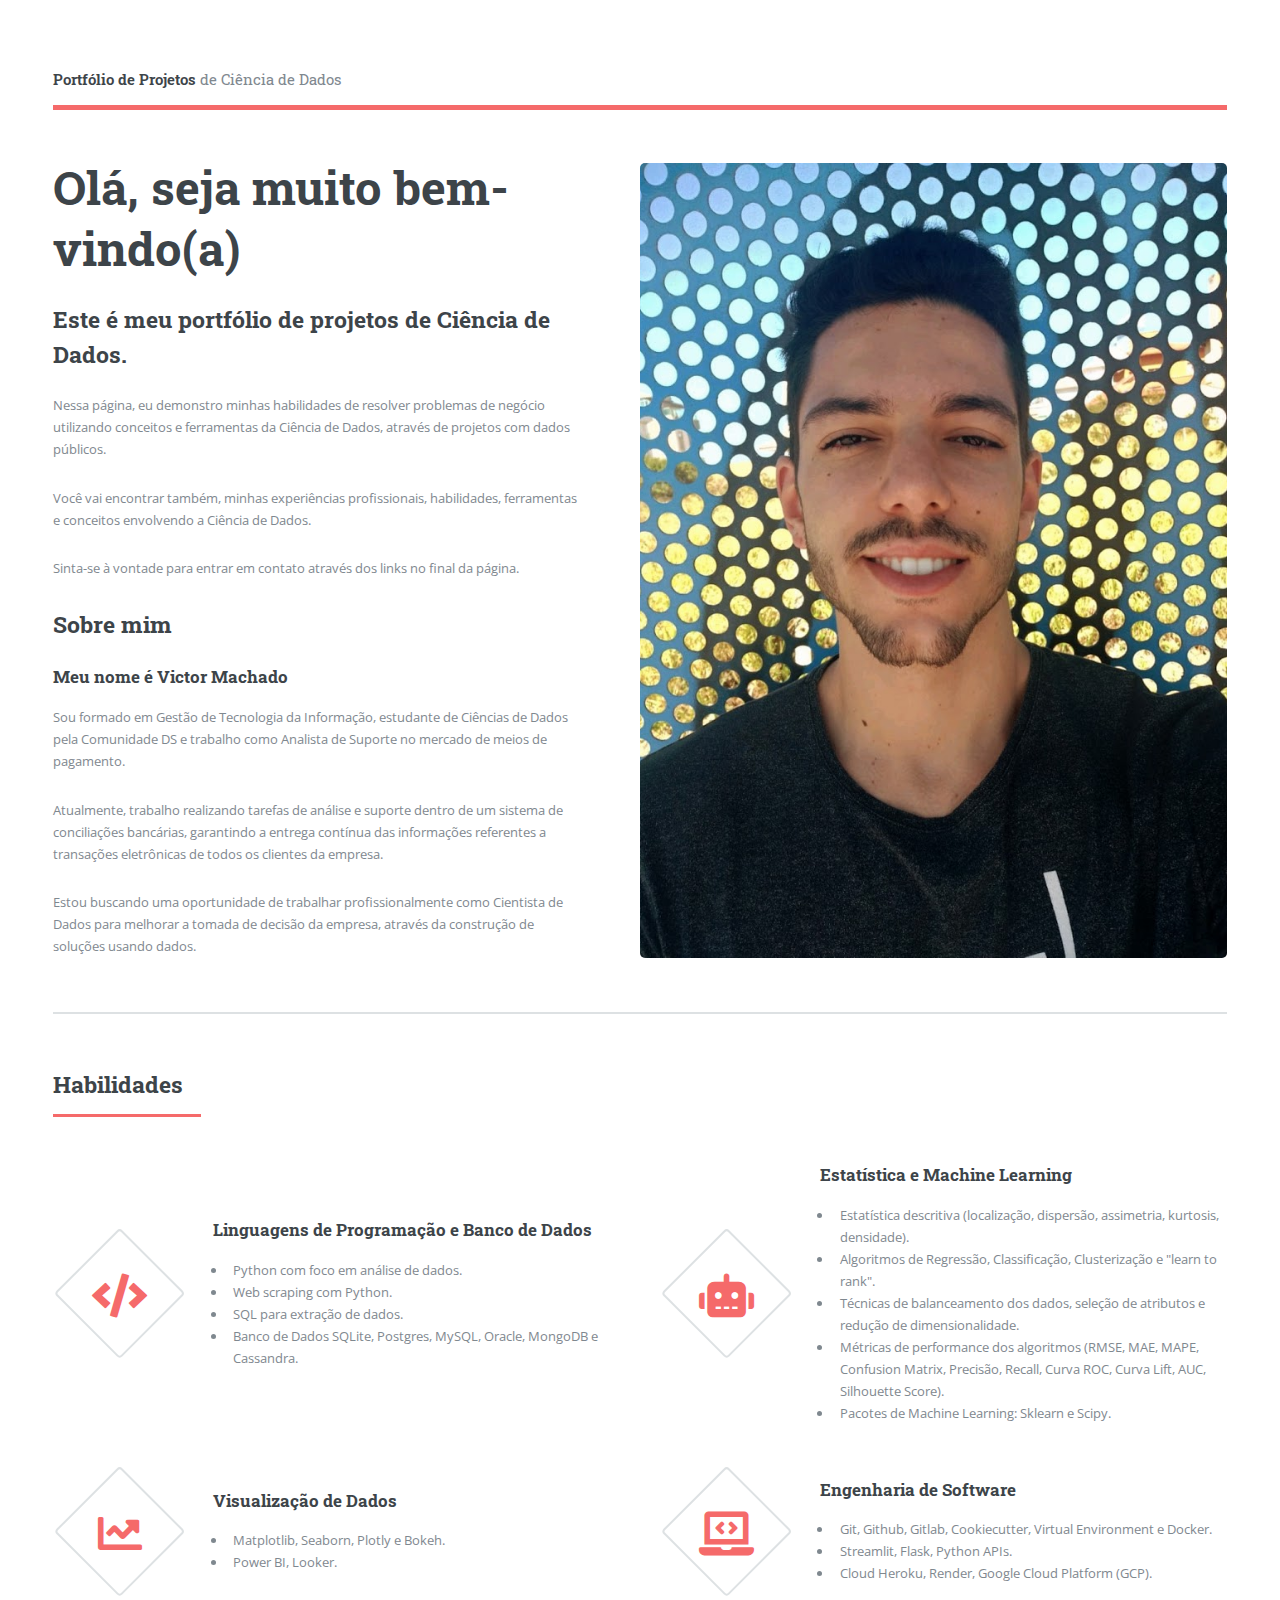
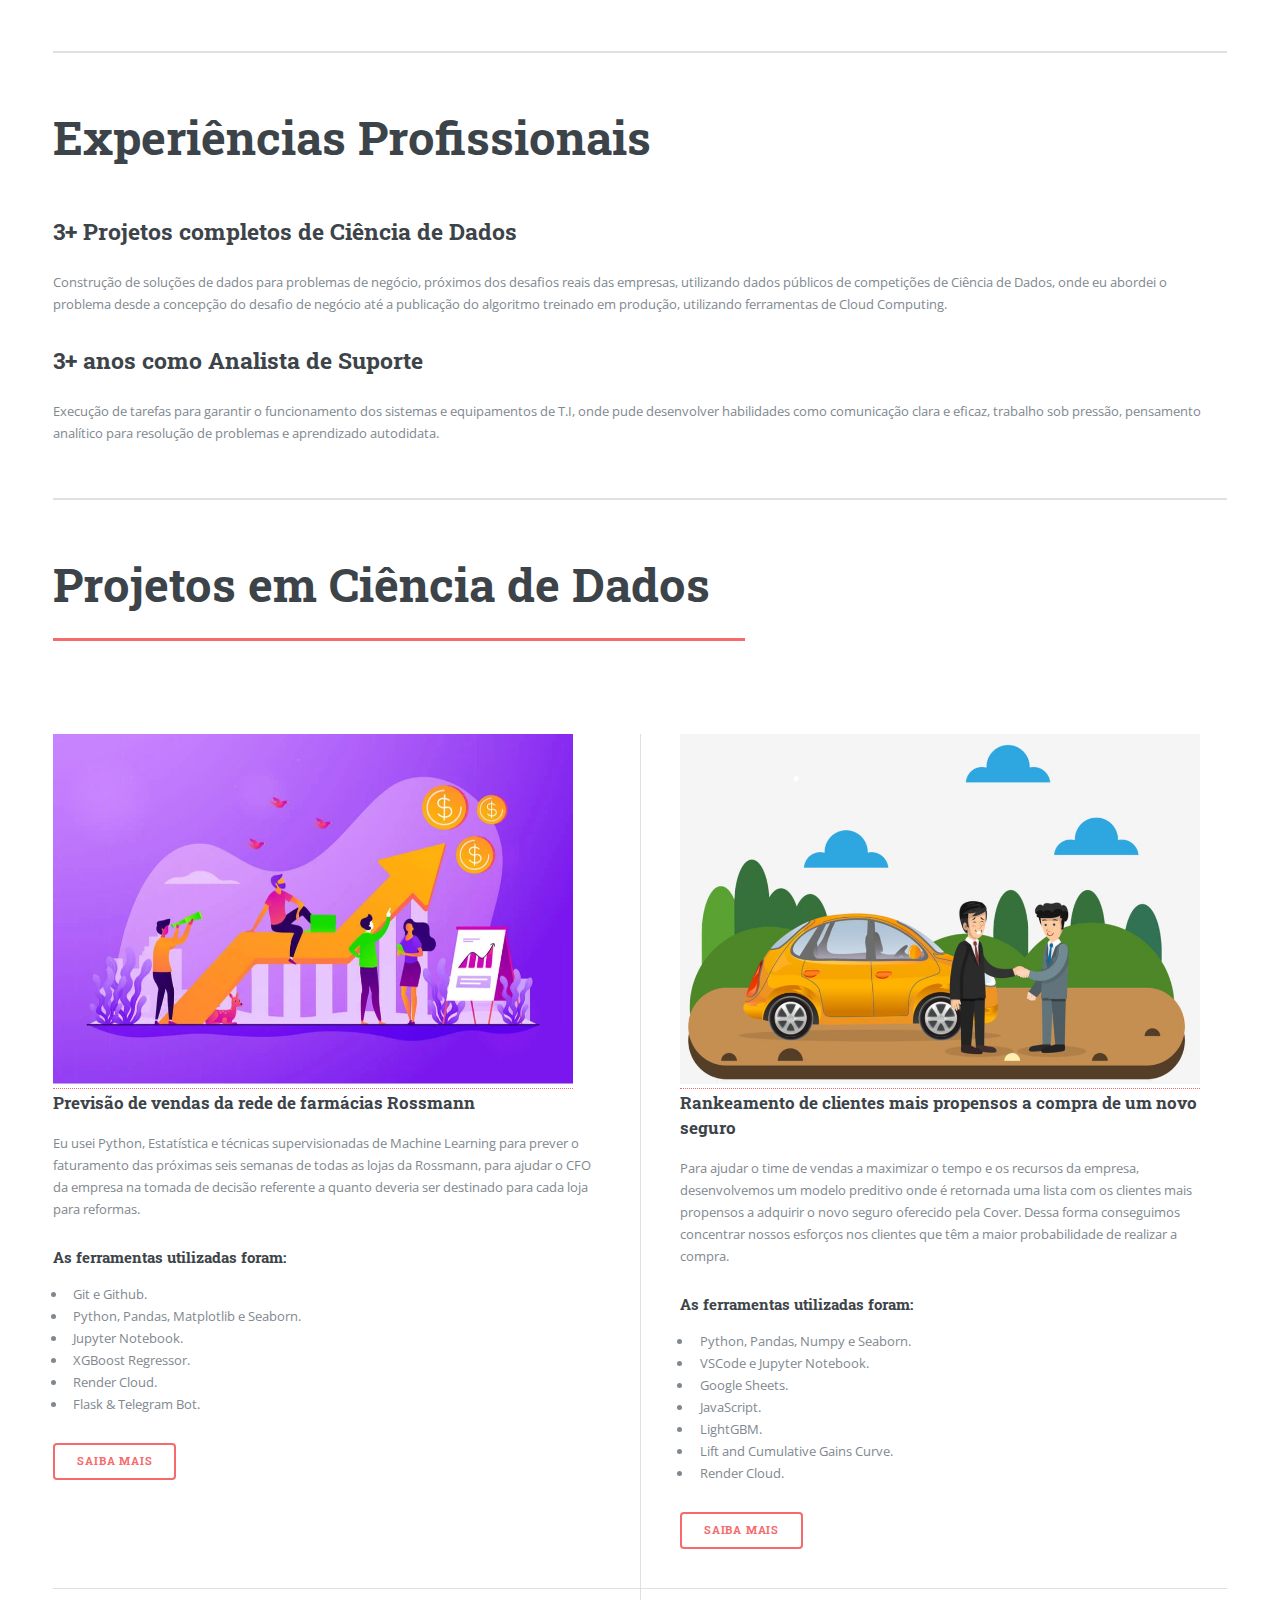
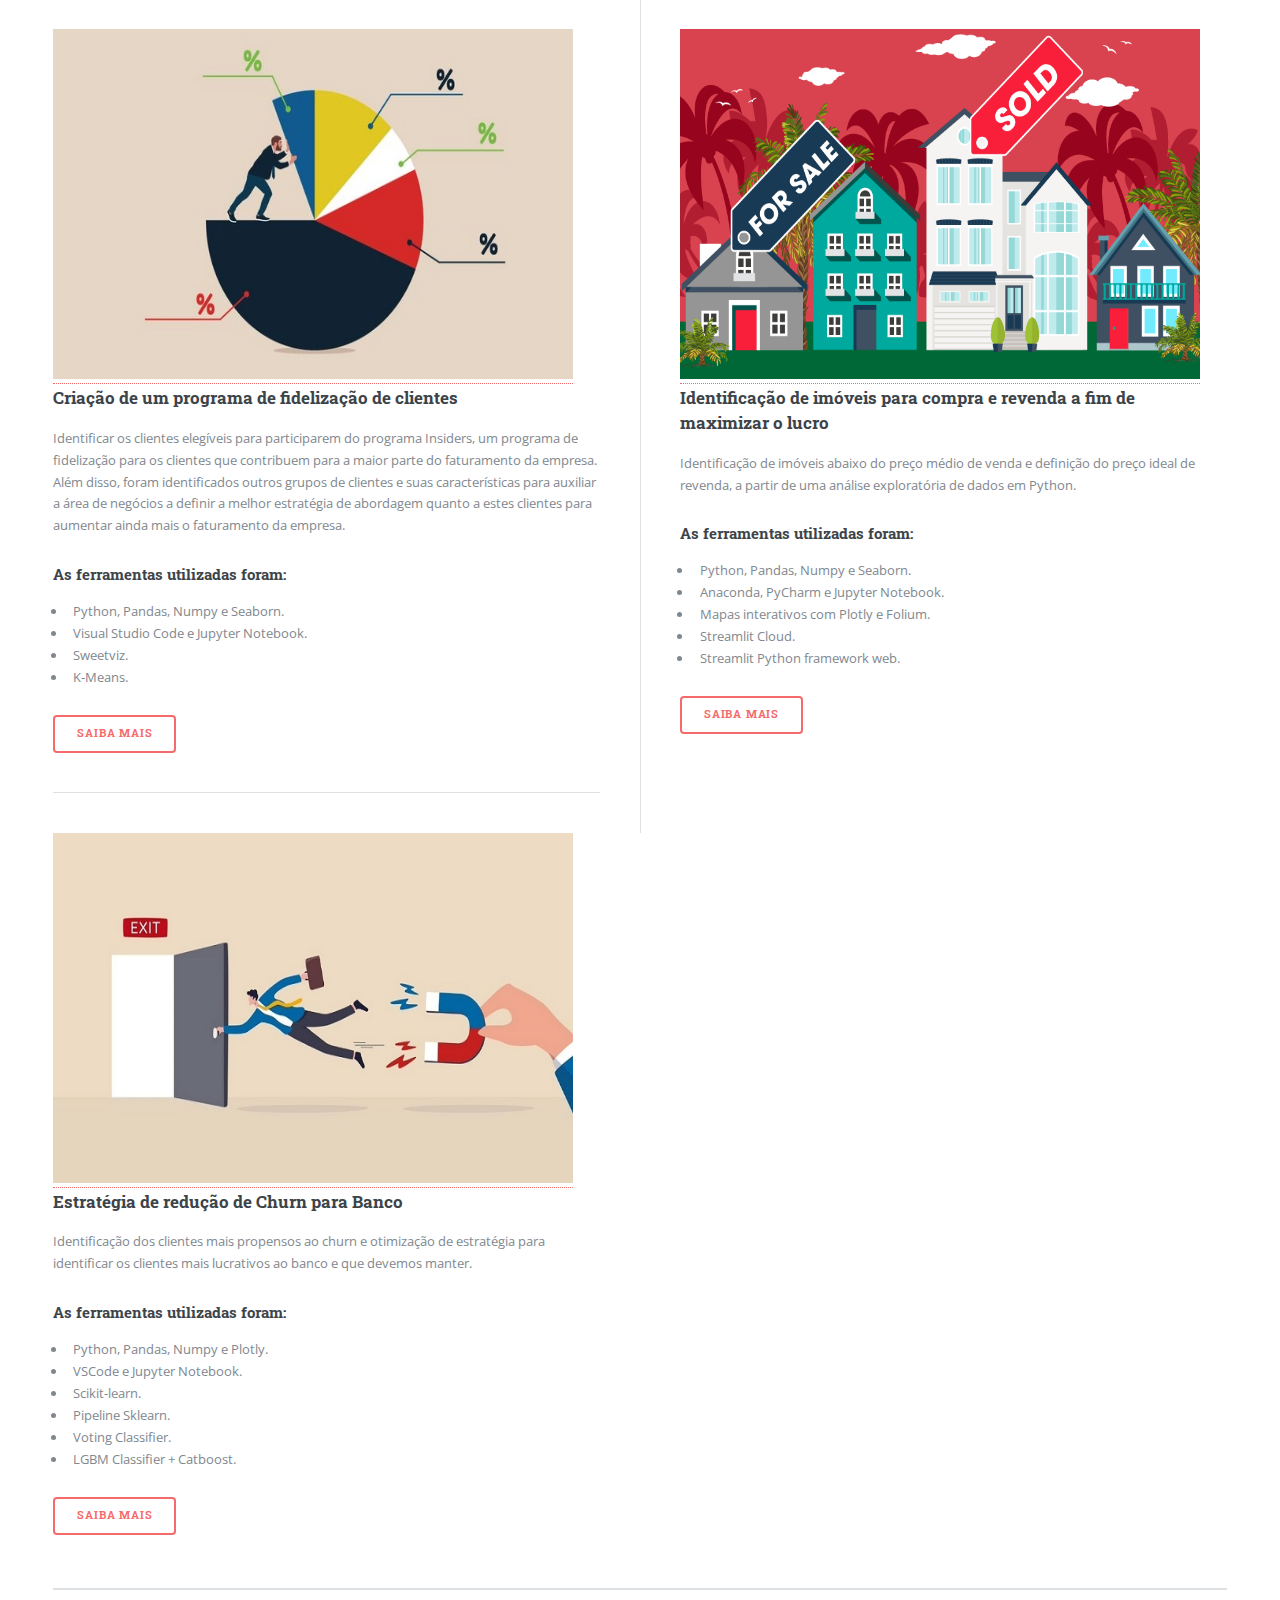
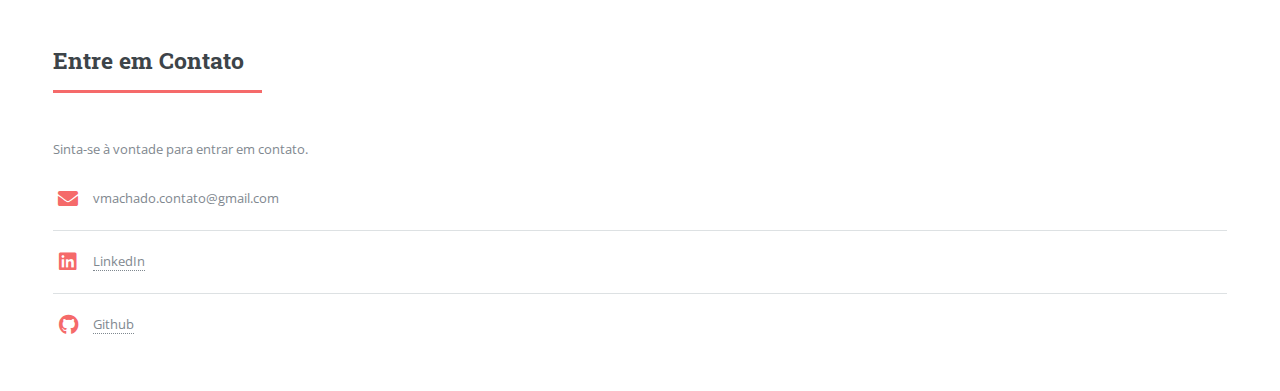
<file: index.html>
<!DOCTYPE HTML>
<html>
	<head>
		<title>Portfólio de Ciência de Dados</title>
		<meta charset="utf-8" />
		<meta name="viewport" content="width=device-width, initial-scale=1, user-scalable=no" />
		<link rel="stylesheet" href="assets/css/main.css" />
	</head>
	<body class="is-preload">

		<!-- Wrapper -->
			<div id="wrapper">

				<!-- Main -->
					<div id="main">
						<div class="inner">

							<!-- Header -->
								<header id="header">
									<a href="index.html" class="logo"><strong>Portfólio de Projetos</strong> de Ciência de Dados</a>
								</header>

							<!-- Banner -->
								<section id="banner">
									<div class="content">
										<header>
											<h1>Olá, seja muito bem-vindo(a)</h1>
											<h2>Este é meu portfólio de projetos de Ciência de Dados.</h2>
										</header>
										<p>Nessa página, eu demonstro minhas habilidades de resolver problemas de negócio utilizando conceitos e ferramentas da Ciência de Dados, através de projetos com dados públicos.</p>
										<p>Você vai encontrar também, minhas experiências profissionais, habilidades, ferramentas e conceitos envolvendo a Ciência de Dados.</p>
										<p>Sinta-se à vontade para entrar em contato através dos links no final da página.</p>
										
										<header class="main">
											<h2>Sobre mim</h2>
										</header>

										<!-- Content -->
											<h3 id="content">Meu nome é Victor Machado</h3>
											<p>Sou formado em Gestão de Tecnologia da Informação, estudante de Ciências de Dados pela Comunidade DS e trabalho como Analista de Suporte no mercado de meios de pagamento.</p>
											<p>Atualmente, trabalho realizando tarefas de análise e suporte dentro de um sistema de conciliações bancárias, garantindo a entrega contínua das informações referentes a transações eletrônicas de todos os clientes da empresa.</p>
											<p>Estou buscando uma oportunidade de trabalhar profissionalmente como Cientista de Dados para melhorar a tomada de decisão da empresa, através da construção de soluções usando dados.</p>
									</div>
									
									<span class="image object">
										<img src="images/pic15.png" alt="Minha imagem"/>
									</span>
								</section>

							<!-- Section -->
								<section>
									<header class="major">
										<h2>Habilidades</h2>
									</header>
									<div class="features">
										<article>
											<span class="icon solid fa-code"></span>
											<div class="content">
												<h3>Linguagens de Programação e Banco de Dados</h3>
												<ul>
													<li>Python com foco em análise de dados.</li>
													<li>Web scraping com Python.</li>
													<li>SQL para extração de dados.</li>
													<li>Banco de Dados SQLite, Postgres, MySQL, Oracle, MongoDB e Cassandra.</li>
												</ul>
											</div>
										</article>
										<article>
											<span class="icon solid fa-robot"></span>
											<div class="content">
												<h3>Estatística e Machine Learning</h3>
												<ul>
													<li>Estatística descritiva (localização, dispersão, assimetria, kurtosis, densidade).</li>
													<li>Algoritmos de Regressão, Classificação, Clusterização e "learn to rank".</li>
													<li>Técnicas de balanceamento dos dados, seleção de atributos e redução de dimensionalidade.</li>
													<li>Métricas de performance dos algoritmos (RMSE, MAE, MAPE, Confusion Matrix, Precisão, Recall, Curva ROC, Curva Lift, AUC, Silhouette Score).</li>
													<li>Pacotes de Machine Learning: Sklearn e Scipy.</li>
												</ul>
											</div>
										</article>
										<article>
											<span class="icon solid fa-chart-line"></span>
											<div class="content">
												<h3>Visualização de Dados</h3>
												<ul>
													<li>Matplotlib, Seaborn, Plotly e Bokeh.</li>
													<li>Power BI, Looker.</li>
												</ul>
											</div>
										</article>
										<article>
											<span class="icon solid fa-laptop-code"></span>
											<div class="content">
												<h3>Engenharia de Software</h3>
												<ul>
													<li>Git, Github, Gitlab, Cookiecutter, Virtual Environment e Docker.</li>
													<li>Streamlit, Flask, Python APIs.</li>
													<li>Cloud Heroku, Render, Google Cloud Platform (GCP).</li>
												</ul>
											</div>
										</article>
									</div>
								</section>

								<!-- Experiência -->
								<section>
									<header class="main">
										<h1>Experiências Profissionais</h1>
									</header>

									<h2 id="content">3+ Projetos completos de Ciência de Dados</h2>
									<p>Construção de soluções de dados para problemas de negócio, próximos dos desafios reais das empresas, utilizando dados públicos de competições de Ciência de Dados, onde eu abordei o problema desde a concepção do desafio de negócio até a publicação do algoritmo treinado em produção, utilizando ferramentas de Cloud Computing.</p>

									<h2 id="content">3+ anos como Analista de Suporte</h2>
									<p>Execução de tarefas para garantir o funcionamento dos sistemas e equipamentos de T.I, onde pude desenvolver habilidades como comunicação clara e eficaz, trabalho sob pressão, pensamento analítico para resolução de problemas e aprendizado autodidata.</p>
								</section>

								<!-- Projetos em Ciência de Dados -->
								<section>
									<header class="major">
										<h1>Projetos em Ciência de Dados</h1>
									</header>
									<div class="posts">
										<article>
											<a href="https://github.com/victormachad0/rossmann_sales_predict" target="_blank"><img src="images/pic14.png" alt="" width="520" height="350" /></a>
											<h3>Previsão de vendas da rede de farmácias Rossmann</h3>
											<p>Eu usei Python, Estatística e técnicas supervisionadas de Machine Learning para prever o faturamento das próximas seis semanas de todas as lojas da Rossmann, para ajudar o CFO da empresa na tomada de decisão referente a quanto deveria ser destinado para cada loja para reformas.</p>
											<h4>As ferramentas utilizadas foram:</h4>
											<ul>
												<li>Git e Github.</li>
												<li>Python, Pandas, Matplotlib e Seaborn.</li>
												<li>Jupyter Notebook.</li>
												<li>XGBoost Regressor.</li>
												<li>Render Cloud.</li>
												<li>Flask & Telegram Bot.</li>
											</ul>
											<ul class="actions">
												<li><a href="https://github.com/victormachad0/rossmann_sales_predict" target="_blank" class="button">Saiba Mais</a></li>
											</ul>
										</article>
										<article>
											<a href="https://github.com/victormachad0/health_insurance_cross_sell" target="_blank"><img src="images/pic20.jpg" alt="" width="520" height="350"/></a>
											<h3>Rankeamento de clientes mais propensos a compra de um novo seguro</h3>
											<p>Para ajudar o time de vendas a maximizar o tempo e os recursos da empresa, desenvolvemos um modelo preditivo onde é retornada uma lista com os clientes mais propensos a adquirir o novo seguro oferecido pela Cover. Dessa forma conseguimos concentrar nossos esforços nos clientes que têm a maior probabilidade de realizar a compra.</p>
											<h4>As ferramentas utilizadas foram:</h4>
											<ul>
												<li>Python, Pandas, Numpy e Seaborn.</li>
												<li>VSCode e Jupyter Notebook.</li>
												<li>Google Sheets.</li>
												<li>JavaScript.</li>
												<li>LightGBM.</li>
												<li>Lift and Cumulative Gains Curve.</li>
												<li>Render Cloud.</li>
											</ul>
											<ul class="actions">
												<li><a href="https://github.com/victormachad0/health_insurance_cross_sell" target="_blank" class="button">Saiba Mais</a></li>
											 </ul>
										</article>
										<article>
											<a href="https://github.com/victormachad0/clustering_project" target="_blank"><img src="images/cluster.png" alt="" width="520" height="350"/></a>
											<h3>Criação de um programa de fidelização de clientes</h3>
											<p>Identificar os clientes elegíveis para participarem do programa Insiders, um programa de fidelização para os clientes que contribuem para a maior parte do faturamento da empresa. Além disso, foram identificados outros grupos de clientes e suas características para auxiliar a área de negócios a definir a melhor estratégia de abordagem quanto a estes clientes para aumentar ainda mais o faturamento da empresa.</p>
											<h4>As ferramentas utilizadas foram:</h4>
											<ul>
												<li>Python, Pandas, Numpy e Seaborn.</li>
												<li>Visual Studio Code e Jupyter Notebook.</li>
												<li>Sweetviz.</li>
												<li>K-Means.</li>
											</ul>
											<ul class="actions">
												<li><a href="https://github.com/victormachad0/clustering_project" target="_blank" class="button">Saiba Mais</a></li>
											</ul>
										</article>
										<article>
											<a href="https://github.com/victormachad0/house_rocket" target="_blank"><img src="images/pic13.png" alt="" width="520" height="350"/></a>
											<h3>Identificação de imóveis para compra e revenda a fim de maximizar o lucro</h3>
											<p>Identificação de imóveis abaixo do preço médio de venda e definição do preço ideal de revenda, a partir de uma análise exploratória de dados em Python.</p>
											<h4>As ferramentas utilizadas foram:</h4>
											<ul>
												<li>Python, Pandas, Numpy e Seaborn.</li>
												<li>Anaconda, PyCharm e Jupyter Notebook.</li>
												<li>Mapas interativos com Plotly e Folium.</li>
												<li>Streamlit Cloud.</li>
												<li>Streamlit Python framework web.</li>
											</ul>
											<ul class="actions">
												<li><a href="https://github.com/victormachad0/house_rocket" target="_blank" class="button">Saiba Mais</a></li>
											</ul>
										</article>
										<article>
											<a href="https://github.com/victormachad0/bank_churn_analysis" target="_blank"><img src="images/capa.png" alt="" width="520" height="350"/></a>
											<h3>Estratégia de redução de Churn para Banco</h3>
											<p>Identificação dos clientes mais propensos ao churn e otimização de estratégia para identificar os clientes mais lucrativos ao banco e que devemos manter.</p>
											<h4>As ferramentas utilizadas foram:</h4>
											<ul>
												<li>Python, Pandas, Numpy e Plotly.</li>
												<li>VSCode e Jupyter Notebook.</li>
												<li>Scikit-learn.</li>
												<li>Pipeline Sklearn.</li>
												<li>Voting Classifier.</li>
												<li>LGBM Classifier + Catboost.</li>
											</ul>
											<ul class="actions">
												<li><a href="https://github.com/victormachad0/bank_churn_analysis" target="_blank" class="button">Saiba Mais</a></li>
											</ul>
										</article>
									</div>
								</section>

								<!-- Entre Contato -->
								<section>
									<header class="major">
										<h2>Entre em Contato</h2>
									</header>
									<p>Sinta-se à vontade para entrar em contato.</p>
									<ul class="contact">
										<li class="icon solid fa-envelope">vmachado.contato@gmail.com</li>
										<li class="icon brands fa-linkedin"><a href="https://www.linkedin.com/in/victor-machado1/" target="_blank">LinkedIn</a></li>
										<li class="icon brands fa-github"><a href="https://github.com/victormachad0" target="_blank">Github</a></li>
									</ul>
								</section>
						</div>
					</div>

			</div>

		<!-- Scripts -->
			<script src="assets/js/jquery.min.js"></script>
			<script src="assets/js/browser.min.js"></script>
			<script src="assets/js/breakpoints.min.js"></script>
			<script src="assets/js/util.js"></script>
			<script src="assets/js/main.js"></script>

	</body>
</html>
</file>
<file: assets/css/main.css>
@import url(fontawesome-all.min.css);
@import url("https://fonts.googleapis.com/css?family=Open+Sans:400,600,400italic,600italic|Roboto+Slab:400,700");
/*
	Editorial by HTML5 UP
	html5up.net | @ajlkn
	Free for personal and commercial use under the CCA 3.0 license (html5up.net/license)
*/
html, body, div, span, applet, object,
iframe, h1, h2, h3, h4, h5, h6, p, blockquote,
pre, a, abbr, acronym, address, big, cite,
code, del, dfn, em, img, ins, kbd, q, s, samp,
small, strike, strong, sub, sup, tt, var, b,
u, i, center, dl, dt, dd, ol, ul, li, fieldset,
form, label, legend, table, caption, tbody,
tfoot, thead, tr, th, td, article, aside,
canvas, details, embed, figure, figcaption,
footer, header, hgroup, menu, nav, output, ruby,
section, summary, time, mark, audio, video {
  margin: 0;
  padding: 0;
  border: 0;
  font-size: 100%;
  font: inherit;
  vertical-align: baseline; }

article, aside, details, figcaption, figure,
footer, header, hgroup, menu, nav, section {
  display: block; }

body {
  line-height: 1; }

ol, ul {
  list-style: none; }

blockquote, q {
  quotes: none; }
  blockquote:before, blockquote:after, q:before, q:after {
    content: '';
    content: none; }

table {
  border-collapse: collapse;
  border-spacing: 0; }

body {
  -webkit-text-size-adjust: none; }

mark {
  background-color: transparent;
  color: inherit; }

input::-moz-focus-inner {
  border: 0;
  padding: 0; }

input, select, textarea {
  -moz-appearance: none;
  -webkit-appearance: none;
  -ms-appearance: none;
  appearance: none; }

/* Basic */
@-ms-viewport {
  width: device-width; }

body {
  -ms-overflow-style: scrollbar; }

@media screen and (max-width: 480px) {
  html, body {
    min-width: 320px; } }

html {
  box-sizing: border-box; }

*, *:before, *:after {
  box-sizing: inherit; }

body {
  background: #ffffff; }
  body.is-preload *, body.is-preload *:before, body.is-preload *:after, body.is-resizing *, body.is-resizing *:before, body.is-resizing *:after {
    -moz-animation: none !important;
    -webkit-animation: none !important;
    -ms-animation: none !important;
    animation: none !important;
    -moz-transition: none !important;
    -webkit-transition: none !important;
    -ms-transition: none !important;
    transition: none !important; }

/* Type */
body, input, select, textarea {
  color: #7f888f;
  font-family: "Open Sans", sans-serif;
  font-size: 13pt;
  font-weight: 400;
  line-height: 1.65; }
  @media screen and (max-width: 1680px) {
    body, input, select, textarea {
      font-size: 11pt; } }
  @media screen and (max-width: 1280px) {
    body, input, select, textarea {
      font-size: 10pt; } }
  @media screen and (max-width: 360px) {
    body, input, select, textarea {
      font-size: 9pt; } }

a {
  -moz-transition: color 0.2s ease-in-out, border-bottom-color 0.2s ease-in-out;
  -webkit-transition: color 0.2s ease-in-out, border-bottom-color 0.2s ease-in-out;
  -ms-transition: color 0.2s ease-in-out, border-bottom-color 0.2s ease-in-out;
  transition: color 0.2s ease-in-out, border-bottom-color 0.2s ease-in-out;
  border-bottom: dotted 1px;
  color: #f56a6a;
  text-decoration: none; }
  a:hover {
    border-bottom-color: #f56a6a;
    color: #f56a6a !important; }
    a:hover strong {
      color: inherit; }

strong, b {
  color: #3d4449;
  font-weight: 600; }

em, i {
  font-style: italic; }

p {
  margin: 0 0 2em 0; }

h1, h2, h3, h4, h5, h6 {
  color: #3d4449;
  font-family: "Roboto Slab", serif;
  font-weight: 700;
  line-height: 1.5;
  margin: 0 0 1em 0; }
  h1 a, h2 a, h3 a, h4 a, h5 a, h6 a {
    color: inherit;
    text-decoration: none;
    border-bottom: 0; }

h1 {
  font-size: 4em;
  margin: 0 0 0.5em 0;
  line-height: 1.3; }

h2 {
  font-size: 1.75em; }

h3 {
  font-size: 1.25em; }

h4 {
  font-size: 1.1em; }

h5 {
  font-size: 0.9em; }

h6 {
  font-size: 0.7em; }

@media screen and (max-width: 1680px) {
  h1 {
    font-size: 3.5em; } }

@media screen and (max-width: 980px) {
  h1 {
    font-size: 3.25em; } }

@media screen and (max-width: 736px) {
  h1 {
    font-size: 2em;
    line-height: 1.4; }
  h2 {
    font-size: 1.5em; } }

sub {
  font-size: 0.8em;
  position: relative;
  top: 0.5em; }

sup {
  font-size: 0.8em;
  position: relative;
  top: -0.5em; }

blockquote {
  border-left: solid 3px rgba(210, 215, 217, 0.75);
  font-style: italic;
  margin: 0 0 2em 0;
  padding: 0.5em 0 0.5em 2em; }

code {
  background: rgba(230, 235, 237, 0.25);
  border-radius: 0.375em;
  border: solid 1px rgba(210, 215, 217, 0.75);
  font-family: "Courier New", monospace;
  font-size: 0.9em;
  margin: 0 0.25em;
  padding: 0.25em 0.65em; }

pre {
  -webkit-overflow-scrolling: touch;
  font-family: "Courier New", monospace;
  font-size: 0.9em;
  margin: 0 0 2em 0; }
  pre code {
    display: block;
    line-height: 1.75;
    padding: 1em 1.5em;
    overflow-x: auto; }

hr {
  border: 0;
  border-bottom: solid 1px rgba(210, 215, 217, 0.75);
  margin: 2em 0; }
  hr.major {
    margin: 3em 0; }

.align-left {
  text-align: left; }

.align-center {
  text-align: center; }

.align-right {
  text-align: right; }

/* Row */
.row {
  display: flex;
  flex-wrap: wrap;
  box-sizing: border-box;
  align-items: stretch; }
  .row > * {
    box-sizing: border-box; }
  .row.gtr-uniform > * > :last-child {
    margin-bottom: 0; }
  .row.aln-left {
    justify-content: flex-start; }
  .row.aln-center {
    justify-content: center; }
  .row.aln-right {
    justify-content: flex-end; }
  .row.aln-top {
    align-items: flex-start; }
  .row.aln-middle {
    align-items: center; }
  .row.aln-bottom {
    align-items: flex-end; }
  .row > .imp {
    order: -1; }
  .row > .col-1 {
    width: 8.33333%; }
  .row > .off-1 {
    margin-left: 8.33333%; }
  .row > .col-2 {
    width: 16.66667%; }
  .row > .off-2 {
    margin-left: 16.66667%; }
  .row > .col-3 {
    width: 25%; }
  .row > .off-3 {
    margin-left: 25%; }
  .row > .col-4 {
    width: 33.33333%; }
  .row > .off-4 {
    margin-left: 33.33333%; }
  .row > .col-5 {
    width: 41.66667%; }
  .row > .off-5 {
    margin-left: 41.66667%; }
  .row > .col-6 {
    width: 50%; }
  .row > .off-6 {
    margin-left: 50%; }
  .row > .col-7 {
    width: 58.33333%; }
  .row > .off-7 {
    margin-left: 58.33333%; }
  .row > .col-8 {
    width: 66.66667%; }
  .row > .off-8 {
    margin-left: 66.66667%; }
  .row > .col-9 {
    width: 75%; }
  .row > .off-9 {
    margin-left: 75%; }
  .row > .col-10 {
    width: 83.33333%; }
  .row > .off-10 {
    margin-left: 83.33333%; }
  .row > .col-11 {
    width: 91.66667%; }
  .row > .off-11 {
    margin-left: 91.66667%; }
  .row > .col-12 {
    width: 100%; }
  .row > .off-12 {
    margin-left: 100%; }
  .row.gtr-0 {
    margin-top: 0;
    margin-left: 0em; }
    .row.gtr-0 > * {
      padding: 0 0 0 0em; }
    .row.gtr-0.gtr-uniform {
      margin-top: 0em; }
      .row.gtr-0.gtr-uniform > * {
        padding-top: 0em; }
  .row.gtr-25 {
    margin-top: 0;
    margin-left: -0.375em; }
    .row.gtr-25 > * {
      padding: 0 0 0 0.375em; }
    .row.gtr-25.gtr-uniform {
      margin-top: -0.375em; }
      .row.gtr-25.gtr-uniform > * {
        padding-top: 0.375em; }
  .row.gtr-50 {
    margin-top: 0;
    margin-left: -0.75em; }
    .row.gtr-50 > * {
      padding: 0 0 0 0.75em; }
    .row.gtr-50.gtr-uniform {
      margin-top: -0.75em; }
      .row.gtr-50.gtr-uniform > * {
        padding-top: 0.75em; }
  .row {
    margin-top: 0;
    margin-left: -1.5em; }
    .row > * {
      padding: 0 0 0 1.5em; }
    .row.gtr-uniform {
      margin-top: -1.5em; }
      .row.gtr-uniform > * {
        padding-top: 1.5em; }
  .row.gtr-150 {
    margin-top: 0;
    margin-left: -2.25em; }
    .row.gtr-150 > * {
      padding: 0 0 0 2.25em; }
    .row.gtr-150.gtr-uniform {
      margin-top: -2.25em; }
      .row.gtr-150.gtr-uniform > * {
        padding-top: 2.25em; }
  .row.gtr-200 {
    margin-top: 0;
    margin-left: -3em; }
    .row.gtr-200 > * {
      padding: 0 0 0 3em; }
    .row.gtr-200.gtr-uniform {
      margin-top: -3em; }
      .row.gtr-200.gtr-uniform > * {
        padding-top: 3em; }


  @media screen and (max-width: 1680px) {
    .row {
      display: flex;
      flex-wrap: wrap;
      box-sizing: border-box;
      align-items: stretch; }
      .row > * {
        box-sizing: border-box; }
      .row.gtr-uniform > * > :last-child {
        margin-bottom: 0; }
      .row.aln-left {
        justify-content: flex-start; }
      .row.aln-center {
        justify-content: center; }
      .row.aln-right {
        justify-content: flex-end; }
      .row.aln-top {
        align-items: flex-start; }
      .row.aln-middle {
        align-items: center; }
      .row.aln-bottom {
        align-items: flex-end; }
      .row > .imp-xlarge {
        order: -1; }
      .row > .col-1-xlarge {
        width: 8.33333%; }
      .row > .off-1-xlarge {
        margin-left: 8.33333%; }
      .row > .col-2-xlarge {
        width: 16.66667%; }
      .row > .off-2-xlarge {
        margin-left: 16.66667%; }
      .row > .col-3-xlarge {
        width: 25%; }
      .row > .off-3-xlarge {
        margin-left: 25%; }
      .row > .col-4-xlarge {
        width: 33.33333%; }
      .row > .off-4-xlarge {
        margin-left: 33.33333%; }
      .row > .col-5-xlarge {
        width: 41.66667%; }
      .row > .off-5-xlarge {
        margin-left: 41.66667%; }
      .row > .col-6-xlarge {
        width: 50%; }
      .row > .off-6-xlarge {
        margin-left: 50%; }
      .row > .col-7-xlarge {
        width: 58.33333%; }
      .row > .off-7-xlarge {
        margin-left: 58.33333%; }
      .row > .col-8-xlarge {
        width: 66.66667%; }
      .row > .off-8-xlarge {
        margin-left: 66.66667%; }
      .row > .col-9-xlarge {
        width: 75%; }
      .row > .off-9-xlarge {
        margin-left: 75%; }
      .row > .col-10-xlarge {
        width: 83.33333%; }
      .row > .off-10-xlarge {
        margin-left: 83.33333%; }
      .row > .col-11-xlarge {
        width: 91.66667%; }
      .row > .off-11-xlarge {
        margin-left: 91.66667%; }
      .row > .col-12-xlarge {
        width: 100%; }
      .row > .off-12-xlarge {
        margin-left: 100%; }
      .row.gtr-0 {
        margin-top: 0;
        margin-left: 0em; }
        .row.gtr-0 > * {
          padding: 0 0 0 0em; }
        .row.gtr-0.gtr-uniform {
          margin-top: 0em; }
          .row.gtr-0.gtr-uniform > * {
            padding-top: 0em; }
      .row.gtr-25 {
        margin-top: 0;
        margin-left: -0.375em; }
        .row.gtr-25 > * {
          padding: 0 0 0 0.375em; }
        .row.gtr-25.gtr-uniform {
          margin-top: -0.375em; }
          .row.gtr-25.gtr-uniform > * {
            padding-top: 0.375em; }
      .row.gtr-50 {
        margin-top: 0;
        margin-left: -0.75em; }
        .row.gtr-50 > * {
          padding: 0 0 0 0.75em; }
        .row.gtr-50.gtr-uniform {
          margin-top: -0.75em; }
          .row.gtr-50.gtr-uniform > * {
            padding-top: 0.75em; }
      .row {
        margin-top: 0;
        margin-left: -1.5em; }
        .row > * {
          padding: 0 0 0 1.5em; }
        .row.gtr-uniform {
          margin-top: -1.5em; }
          .row.gtr-uniform > * {
            padding-top: 1.5em; }
      .row.gtr-150 {
        margin-top: 0;
        margin-left: -2.25em; }
        .row.gtr-150 > * {
          padding: 0 0 0 2.25em; }
        .row.gtr-150.gtr-uniform {
          margin-top: -2.25em; }
          .row.gtr-150.gtr-uniform > * {
            padding-top: 2.25em; }
      .row.gtr-200 {
        margin-top: 0;
        margin-left: -3em; }
        .row.gtr-200 > * {
          padding: 0 0 0 3em; }
        .row.gtr-200.gtr-uniform {
          margin-top: -3em; }
          .row.gtr-200.gtr-uniform > * {
            padding-top: 3em; } }
  @media screen and (max-width: 1280px) {
    .row {
      display: flex;
      flex-wrap: wrap;
      box-sizing: border-box;
      align-items: stretch; }
      .row > * {
        box-sizing: border-box; }
      .row.gtr-uniform > * > :last-child {
        margin-bottom: 0; }
      .row.aln-left {
        justify-content: flex-start; }
      .row.aln-center {
        justify-content: center; }
      .row.aln-right {
        justify-content: flex-end; }
      .row.aln-top {
        align-items: flex-start; }
      .row.aln-middle {
        align-items: center; }
      .row.aln-bottom {
        align-items: flex-end; }
      .row > .imp-large {
        order: -1; }
      .row > .col-1-large {
        width: 8.33333%; }
      .row > .off-1-large {
        margin-left: 8.33333%; }
      .row > .col-2-large {
        width: 16.66667%; }
      .row > .off-2-large {
        margin-left: 16.66667%; }
      .row > .col-3-large {
        width: 25%; }
      .row > .off-3-large {
        margin-left: 25%; }
      .row > .col-4-large {
        width: 33.33333%; }
      .row > .off-4-large {
        margin-left: 33.33333%; }
      .row > .col-5-large {
        width: 41.66667%; }
      .row > .off-5-large {
        margin-left: 41.66667%; }
      .row > .col-6-large {
        width: 50%; }
      .row > .off-6-large {
        margin-left: 50%; }
      .row > .col-7-large {
        width: 58.33333%; }
      .row > .off-7-large {
        margin-left: 58.33333%; }
      .row > .col-8-large {
        width: 66.66667%; }
      .row > .off-8-large {
        margin-left: 66.66667%; }
      .row > .col-9-large {
        width: 75%; }
      .row > .off-9-large {
        margin-left: 75%; }
      .row > .col-10-large {
        width: 83.33333%; }
      .row > .off-10-large {
        margin-left: 83.33333%; }
      .row > .col-11-large {
        width: 91.66667%; }
      .row > .off-11-large {
        margin-left: 91.66667%; }
      .row > .col-12-large {
        width: 100%; }
      .row > .off-12-large {
        margin-left: 100%; }
      .row.gtr-0 {
        margin-top: 0;
        margin-left: 0em; }
        .row.gtr-0 > * {
          padding: 0 0 0 0em; }
        .row.gtr-0.gtr-uniform {
          margin-top: 0em; }
          .row.gtr-0.gtr-uniform > * {
            padding-top: 0em; }
      .row.gtr-25 {
        margin-top: 0;
        margin-left: -0.375em; }
        .row.gtr-25 > * {
          padding: 0 0 0 0.375em; }
        .row.gtr-25.gtr-uniform {
          margin-top: -0.375em; }
          .row.gtr-25.gtr-uniform > * {
            padding-top: 0.375em; }
      .row.gtr-50 {
        margin-top: 0;
        margin-left: -0.75em; }
        .row.gtr-50 > * {
          padding: 0 0 0 0.75em; }
        .row.gtr-50.gtr-uniform {
          margin-top: -0.75em; }
          .row.gtr-50.gtr-uniform > * {
            padding-top: 0.75em; }
      .row {
        margin-top: 0;
        margin-left: -1.5em; }
        .row > * {
          padding: 0 0 0 1.5em; }
        .row.gtr-uniform {
          margin-top: -1.5em; }
          .row.gtr-uniform > * {
            padding-top: 1.5em; }
      .row.gtr-150 {
        margin-top: 0;
        margin-left: -2.25em; }
        .row.gtr-150 > * {
          padding: 0 0 0 2.25em; }
        .row.gtr-150.gtr-uniform {
          margin-top: -2.25em; }
          .row.gtr-150.gtr-uniform > * {
            padding-top: 2.25em; }
      .row.gtr-200 {
        margin-top: 0;
        margin-left: -3em; }
        .row.gtr-200 > * {
          padding: 0 0 0 3em; }
        .row.gtr-200.gtr-uniform {
          margin-top: -3em; }
          .row.gtr-200.gtr-uniform > * {
            padding-top: 3em; } }
  @media screen and (max-width: 980px) {
    .row {
      display: flex;
      flex-wrap: wrap;
      box-sizing: border-box;
      align-items: stretch; }
      .row > * {
        box-sizing: border-box; }
      .row.gtr-uniform > * > :last-child {
        margin-bottom: 0; }
      .row.aln-left {
        justify-content: flex-start; }
      .row.aln-center {
        justify-content: center; }
      .row.aln-right {
        justify-content: flex-end; }
      .row.aln-top {
        align-items: flex-start; }
      .row.aln-middle {
        align-items: center; }
      .row.aln-bottom {
        align-items: flex-end; }
      .row > .imp-medium {
        order: -1; }
      .row > .col-1-medium {
        width: 8.33333%; }
      .row > .off-1-medium {
        margin-left: 8.33333%; }
      .row > .col-2-medium {
        width: 16.66667%; }
      .row > .off-2-medium {
        margin-left: 16.66667%; }
      .row > .col-3-medium {
        width: 25%; }
      .row > .off-3-medium {
        margin-left: 25%; }
      .row > .col-4-medium {
        width: 33.33333%; }
      .row > .off-4-medium {
        margin-left: 33.33333%; }
      .row > .col-5-medium {
        width: 41.66667%; }
      .row > .off-5-medium {
        margin-left: 41.66667%; }
      .row > .col-6-medium {
        width: 50%; }
      .row > .off-6-medium {
        margin-left: 50%; }
      .row > .col-7-medium {
        width: 58.33333%; }
      .row > .off-7-medium {
        margin-left: 58.33333%; }
      .row > .col-8-medium {
        width: 66.66667%; }
      .row > .off-8-medium {
        margin-left: 66.66667%; }
      .row > .col-9-medium {
        width: 75%; }
      .row > .off-9-medium {
        margin-left: 75%; }
      .row > .col-10-medium {
        width: 83.33333%; }
      .row > .off-10-medium {
        margin-left: 83.33333%; }
      .row > .col-11-medium {
        width: 91.66667%; }
      .row > .off-11-medium {
        margin-left: 91.66667%; }
      .row > .col-12-medium {
        width: 100%; }
      .row > .off-12-medium {
        margin-left: 100%; }
      .row.gtr-0 {
        margin-top: 0;
        margin-left: 0em; }
        .row.gtr-0 > * {
          padding: 0 0 0 0em; }
        .row.gtr-0.gtr-uniform {
          margin-top: 0em; }
          .row.gtr-0.gtr-uniform > * {
            padding-top: 0em; }
      .row.gtr-25 {
        margin-top: 0;
        margin-left: -0.375em; }
        .row.gtr-25 > * {
          padding: 0 0 0 0.375em; }
        .row.gtr-25.gtr-uniform {
          margin-top: -0.375em; }
          .row.gtr-25.gtr-uniform > * {
            padding-top: 0.375em; }
      .row.gtr-50 {
        margin-top: 0;
        margin-left: -0.75em; }
        .row.gtr-50 > * {
          padding: 0 0 0 0.75em; }
        .row.gtr-50.gtr-uniform {
          margin-top: -0.75em; }
          .row.gtr-50.gtr-uniform > * {
            padding-top: 0.75em; }
      .row {
        margin-top: 0;
        margin-left: -1.5em; }
        .row > * {
          padding: 0 0 0 1.5em; }
        .row.gtr-uniform {
          margin-top: -1.5em; }
          .row.gtr-uniform > * {
            padding-top: 1.5em; }
      .row.gtr-150 {
        margin-top: 0;
        margin-left: -2.25em; }
        .row.gtr-150 > * {
          padding: 0 0 0 2.25em; }
        .row.gtr-150.gtr-uniform {
          margin-top: -2.25em; }
          .row.gtr-150.gtr-uniform > * {
            padding-top: 2.25em; }
      .row.gtr-200 {
        margin-top: 0;
        margin-left: -3em; }
        .row.gtr-200 > * {
          padding: 0 0 0 3em; }
        .row.gtr-200.gtr-uniform {
          margin-top: -3em; }
          .row.gtr-200.gtr-uniform > * {
            padding-top: 3em; } }
  @media screen and (max-width: 736px) {
    .row {
      display: flex;
      flex-wrap: wrap;
      box-sizing: border-box;
      align-items: stretch; }
      .row > * {
        box-sizing: border-box; }
      .row.gtr-uniform > * > :last-child {
        margin-bottom: 0; }
      .row.aln-left {
        justify-content: flex-start; }
      .row.aln-center {
        justify-content: center; }
      .row.aln-right {
        justify-content: flex-end; }
      .row.aln-top {
        align-items: flex-start; }
      .row.aln-middle {
        align-items: center; }
      .row.aln-bottom {
        align-items: flex-end; }
      .row > .imp-small {
        order: -1; }
      .row > .col-1-small {
        width: 8.33333%; }
      .row > .off-1-small {
        margin-left: 8.33333%; }
      .row > .col-2-small {
        width: 16.66667%; }
      .row > .off-2-small {
        margin-left: 16.66667%; }
      .row > .col-3-small {
        width: 25%; }
      .row > .off-3-small {
        margin-left: 25%; }
      .row > .col-4-small {
        width: 33.33333%; }
      .row > .off-4-small {
        margin-left: 33.33333%; }
      .row > .col-5-small {
        width: 41.66667%; }
      .row > .off-5-small {
        margin-left: 41.66667%; }
      .row > .col-6-small {
        width: 50%; }
      .row > .off-6-small {
        margin-left: 50%; }
      .row > .col-7-small {
        width: 58.33333%; }
      .row > .off-7-small {
        margin-left: 58.33333%; }
      .row > .col-8-small {
        width: 66.66667%; }
      .row > .off-8-small {
        margin-left: 66.66667%; }
      .row > .col-9-small {
        width: 75%; }
      .row > .off-9-small {
        margin-left: 75%; }
      .row > .col-10-small {
        width: 83.33333%; }
      .row > .off-10-small {
        margin-left: 83.33333%; }
      .row > .col-11-small {
        width: 91.66667%; }
      .row > .off-11-small {
        margin-left: 91.66667%; }
      .row > .col-12-small {
        width: 100%; }
      .row > .off-12-small {
        margin-left: 100%; }
      .row.gtr-0 {
        margin-top: 0;
        margin-left: 0em; }
        .row.gtr-0 > * {
          padding: 0 0 0 0em; }
        .row.gtr-0.gtr-uniform {
          margin-top: 0em; }
          .row.gtr-0.gtr-uniform > * {
            padding-top: 0em; }
      .row.gtr-25 {
        margin-top: 0;
        margin-left: -0.375em; }
        .row.gtr-25 > * {
          padding: 0 0 0 0.375em; }
        .row.gtr-25.gtr-uniform {
          margin-top: -0.375em; }
          .row.gtr-25.gtr-uniform > * {
            padding-top: 0.375em; }
      .row.gtr-50 {
        margin-top: 0;
        margin-left: -0.75em; }
        .row.gtr-50 > * {
          padding: 0 0 0 0.75em; }
        .row.gtr-50.gtr-uniform {
          margin-top: -0.75em; }
          .row.gtr-50.gtr-uniform > * {
            padding-top: 0.75em; }
      .row {
        margin-top: 0;
        margin-left: -1.5em; }
        .row > * {
          padding: 0 0 0 1.5em; }
        .row.gtr-uniform {
          margin-top: -1.5em; }
          .row.gtr-uniform > * {
            padding-top: 1.5em; }
      .row.gtr-150 {
        margin-top: 0;
        margin-left: -2.25em; }
        .row.gtr-150 > * {
          padding: 0 0 0 2.25em; }
        .row.gtr-150.gtr-uniform {
          margin-top: -2.25em; }
          .row.gtr-150.gtr-uniform > * {
            padding-top: 2.25em; }
      .row.gtr-200 {
        margin-top: 0;
        margin-left: -3em; }
        .row.gtr-200 > * {
          padding: 0 0 0 3em; }
        .row.gtr-200.gtr-uniform {
          margin-top: -3em; }
          .row.gtr-200.gtr-uniform > * {
            padding-top: 3em; } }
  @media screen and (max-width: 480px) {
    .row {
      display: flex;
      flex-wrap: wrap;
      box-sizing: border-box;
      align-items: stretch; }
      .row > * {
        box-sizing: border-box; }
      .row.gtr-uniform > * > :last-child {
        margin-bottom: 0; }
      .row.aln-left {
        justify-content: flex-start; }
      .row.aln-center {
        justify-content: center; }
      .row.aln-right {
        justify-content: flex-end; }
      .row.aln-top {
        align-items: flex-start; }
      .row.aln-middle {
        align-items: center; }
      .row.aln-bottom {
        align-items: flex-end; }
      .row > .imp-xsmall {
        order: -1; }
      .row > .col-1-xsmall {
        width: 8.33333%; }
      .row > .off-1-xsmall {
        margin-left: 8.33333%; }
      .row > .col-2-xsmall {
        width: 16.66667%; }
      .row > .off-2-xsmall {
        margin-left: 16.66667%; }
      .row > .col-3-xsmall {
        width: 25%; }
      .row > .off-3-xsmall {
        margin-left: 25%; }
      .row > .col-4-xsmall {
        width: 33.33333%; }
      .row > .off-4-xsmall {
        margin-left: 33.33333%; }
      .row > .col-5-xsmall {
        width: 41.66667%; }
      .row > .off-5-xsmall {
        margin-left: 41.66667%; }
      .row > .col-6-xsmall {
        width: 50%; }
      .row > .off-6-xsmall {
        margin-left: 50%; }
      .row > .col-7-xsmall {
        width: 58.33333%; }
      .row > .off-7-xsmall {
        margin-left: 58.33333%; }
      .row > .col-8-xsmall {
        width: 66.66667%; }
      .row > .off-8-xsmall {
        margin-left: 66.66667%; }
      .row > .col-9-xsmall {
        width: 75%; }
      .row > .off-9-xsmall {
        margin-left: 75%; }
      .row > .col-10-xsmall {
        width: 83.33333%; }
      .row > .off-10-xsmall {
        margin-left: 83.33333%; }
      .row > .col-11-xsmall {
        width: 91.66667%; }
      .row > .off-11-xsmall {
        margin-left: 91.66667%; }
      .row > .col-12-xsmall {
        width: 100%; }
      .row > .off-12-xsmall {
        margin-left: 100%; }
      .row.gtr-0 {
        margin-top: 0;
        margin-left: 0em; }
        .row.gtr-0 > * {
          padding: 0 0 0 0em; }
        .row.gtr-0.gtr-uniform {
          margin-top: 0em; }
          .row.gtr-0.gtr-uniform > * {
            padding-top: 0em; }
      .row.gtr-25 {
        margin-top: 0;
        margin-left: -0.375em; }
        .row.gtr-25 > * {
          padding: 0 0 0 0.375em; }
        .row.gtr-25.gtr-uniform {
          margin-top: -0.375em; }
          .row.gtr-25.gtr-uniform > * {
            padding-top: 0.375em; }
      .row.gtr-50 {
        margin-top: 0;
        margin-left: -0.75em; }
        .row.gtr-50 > * {
          padding: 0 0 0 0.75em; }
        .row.gtr-50.gtr-uniform {
          margin-top: -0.75em; }
          .row.gtr-50.gtr-uniform > * {
            padding-top: 0.75em; }
      .row {
        margin-top: 0;
        margin-left: -1.5em; }
        .row > * {
          padding: 0 0 0 1.5em; }
        .row.gtr-uniform {
          margin-top: -1.5em; }
          .row.gtr-uniform > * {
            padding-top: 1.5em; }
      .row.gtr-150 {
        margin-top: 0;
        margin-left: -2.25em; }
        .row.gtr-150 > * {
          padding: 0 0 0 2.25em; }
        .row.gtr-150.gtr-uniform {
          margin-top: -2.25em; }
          .row.gtr-150.gtr-uniform > * {
            padding-top: 2.25em; }
      .row.gtr-200 {
        margin-top: 0;
        margin-left: -3em; }
        .row.gtr-200 > * {
          padding: 0 0 0 3em; }
        .row.gtr-200.gtr-uniform {
          margin-top: -3em; }
          .row.gtr-200.gtr-uniform > * {
            padding-top: 3em; } }

/* Section/Article */
section.special, article.special {
  text-align: center; }

header p {
  font-family: "Roboto Slab", serif;
  font-size: 1em;
  font-weight: 400;
  letter-spacing: 0.075em;
  margin-top: -0.5em;
  text-transform: uppercase; }

header.major > :last-child {
  border-bottom: solid 3px #f56a6a;
  display: inline-block;
  margin: 0 0 2em 0;
  padding: 0 0.75em 0.5em 0; }

header.main > :last-child {
  margin: 0 0 1em 0; }

/* Form */
form {
  margin: 0 0 2em 0; }

label {
  color: #3d4449;
  display: block;
  font-size: 0.9em;
  font-weight: 600;
  margin: 0 0 1em 0; }

input[type="text"],
input[type="password"],
input[type="email"],
input[type="tel"],
input[type="search"],
input[type="url"],
select,
textarea {
  -moz-appearance: none;
  -webkit-appearance: none;
  -ms-appearance: none;
  appearance: none;
  background: #ffffff;
  border-radius: 0.375em;
  border: none;
  border: solid 1px rgba(210, 215, 217, 0.75);
  color: inherit;
  display: block;
  outline: 0;
  padding: 0 1em;
  text-decoration: none;
  width: 100%; }
  input[type="text"]:invalid,
  input[type="password"]:invalid,
  input[type="email"]:invalid,
  input[type="tel"]:invalid,
  input[type="search"]:invalid,
  input[type="url"]:invalid,
  select:invalid,
  textarea:invalid {
    box-shadow: none; }
  input[type="text"]:focus,
  input[type="password"]:focus,
  input[type="email"]:focus,
  input[type="tel"]:focus,
  input[type="search"]:focus,
  input[type="url"]:focus,
  select:focus,
  textarea:focus {
    border-color: #f56a6a;
    box-shadow: 0 0 0 1px #f56a6a; }

select {
  background-image: url("data:image/svg+xml;charset=utf8,%3Csvg xmlns='http://www.w3.org/2000/svg' width='40' height='40' preserveAspectRatio='none' viewBox='0 0 40 40'%3E%3Cpath d='M9.4,12.3l10.4,10.4l10.4-10.4c0.2-0.2,0.5-0.4,0.9-0.4c0.3,0,0.6,0.1,0.9,0.4l3.3,3.3c0.2,0.2,0.4,0.5,0.4,0.9 c0,0.4-0.1,0.6-0.4,0.9L20.7,31.9c-0.2,0.2-0.5,0.4-0.9,0.4c-0.3,0-0.6-0.1-0.9-0.4L4.3,17.3c-0.2-0.2-0.4-0.5-0.4-0.9 c0-0.4,0.1-0.6,0.4-0.9l3.3-3.3c0.2-0.2,0.5-0.4,0.9-0.4S9.1,12.1,9.4,12.3z' fill='rgba(210, 215, 217, 0.75)' /%3E%3C/svg%3E");
  background-size: 1.25em;
  background-repeat: no-repeat;
  background-position: calc(100% - 1em) center;
  height: 2.75em;
  padding-right: 2.75em;
  text-overflow: ellipsis; }
  select option {
    color: #3d4449;
    background: #ffffff; }
  select:focus::-ms-value {
    background-color: transparent; }
  select::-ms-expand {
    display: none; }

input[type="text"],
input[type="password"],
input[type="email"],
input[type="tel"],
input[type="search"],
input[type="url"],
select {
  height: 2.75em; }

textarea {
  padding: 0.75em 1em; }

input[type="checkbox"],
input[type="radio"] {
  -moz-appearance: none;
  -webkit-appearance: none;
  -ms-appearance: none;
  appearance: none;
  display: block;
  float: left;
  margin-right: -2em;
  opacity: 0;
  width: 1em;
  z-index: -1; }
  input[type="checkbox"] + label,
  input[type="radio"] + label {
    text-decoration: none;
    color: #7f888f;
    cursor: pointer;
    display: inline-block;
    font-size: 1em;
    font-weight: 400;
    padding-left: 2.4em;
    padding-right: 0.75em;
    position: relative; }
    input[type="checkbox"] + label:before,
    input[type="radio"] + label:before {
      -moz-osx-font-smoothing: grayscale;
      -webkit-font-smoothing: antialiased;
      display: inline-block;
      font-style: normal;
      font-variant: normal;
      text-rendering: auto;
      line-height: 1;
      text-transform: none !important;
      font-family: 'Font Awesome 5 Free';
      font-weight: 900; }
    input[type="checkbox"] + label:before,
    input[type="radio"] + label:before {
      background: #ffffff;
      border-radius: 0.375em;
      border: solid 1px rgba(210, 215, 217, 0.75);
      content: '';
      display: inline-block;
      font-size: 0.8em;
      height: 2.0625em;
      left: 0;
      line-height: 2.0625em;
      position: absolute;
      text-align: center;
      top: 0;
      width: 2.0625em; }
  input[type="checkbox"]:checked + label:before,
  input[type="radio"]:checked + label:before {
    background: #3d4449;
    border-color: #3d4449;
    color: #ffffff;
    content: '\f00c'; }
  input[type="checkbox"]:focus + label:before,
  input[type="radio"]:focus + label:before {
    border-color: #f56a6a;
    box-shadow: 0 0 0 1px #f56a6a; }

input[type="checkbox"] + label:before {
  border-radius: 0.375em; }

input[type="radio"] + label:before {
  border-radius: 100%; }

::-webkit-input-placeholder {
  color: #9fa3a6 !important;
  opacity: 1.0; }

:-moz-placeholder {
  color: #9fa3a6 !important;
  opacity: 1.0; }

::-moz-placeholder {
  color: #9fa3a6 !important;
  opacity: 1.0; }

:-ms-input-placeholder {
  color: #9fa3a6 !important;
  opacity: 1.0; }

/* Box */
.box {
  border-radius: 0.375em;
  border: solid 1px rgba(210, 215, 217, 0.75);
  margin-bottom: 2em;
  padding: 1.5em; }
  .box > :last-child,
  .box > :last-child > :last-child,
  .box > :last-child > :last-child > :last-child {
    margin-bottom: 0; }
  .box.alt {
    border: 0;
    border-radius: 0;
    padding: 0; }

/* Icon */
.icon {
  text-decoration: none;
  border-bottom: none;
  position: relative; }
  .icon:before {
    -moz-osx-font-smoothing: grayscale;
    -webkit-font-smoothing: antialiased;
    display: inline-block;
    font-style: normal;
    font-variant: normal;
    text-rendering: auto;
    line-height: 1;
    text-transform: none !important;
    font-family: 'Font Awesome 5 Free';
    font-weight: 400; }
  .icon > .label {
    display: none; }
  .icon:before {
    line-height: inherit; }
  .icon.solid:before {
    font-weight: 900; }
  .icon.brands:before {
    font-family: 'Font Awesome 5 Brands'; }

/* Image */
.image {
  border-radius: 0.375em;
  border: 0;
  display: inline-block;
  position: relative; }
  .image img {
    border-radius: 0.375em;
    display: block; }
  .image.left, .image.right {
    max-width: 40%; }
    .image.left img, .image.right img {
      width: 100%; }
  .image.left {
    float: left;
    padding: 0 1.5em 1em 0;
    top: 0.25em; }
  .image.right {
    float: right;
    padding: 0 0 1em 1.5em;
    top: 0.25em; }
  .image.fit {
    display: block;
    margin: 0 0 2em 0;
    width: 100%; }
    .image.fit img {
      width: 100%; }
  .image.main {
    display: block;
    margin: 0 0 3em 0;
    width: 100%; }
    .image.main img {
      width: 100%; }

a.image {
  overflow: hidden; }
  a.image img {
    -moz-transition: -moz-transform 0.2s ease;
    -webkit-transition: -webkit-transform 0.2s ease;
    -ms-transition: -ms-transform 0.2s ease;
    transition: transform 0.2s ease; }
  a.image:hover img {
    -moz-transform: scale(1.075);
    -webkit-transform: scale(1.075);
    -ms-transform: scale(1.075);
    transform: scale(1.075); }

/* List */
ol {
  list-style: decimal;
  margin: 0 0 2em 0;
  padding-left: 1.25em; }
  ol li {
    padding-left: 0.25em; }

ul {
  list-style: disc;
  margin: 0 0 2em 0;
  padding-left: 1em; }
  ul li {
    padding-left: 0.5em; }
  ul.alt {
    list-style: none;
    padding-left: 0; }
    ul.alt li {
      border-top: solid 1px rgba(210, 215, 217, 0.75);
      padding: 0.5em 0; }
      ul.alt li:first-child {
        border-top: 0;
        padding-top: 0; }

dl {
  margin: 0 0 2em 0; }
  dl dt {
    display: block;
    font-weight: 600;
    margin: 0 0 1em 0; }
  dl dd {
    margin-left: 2em; }

/* Actions */
ul.actions {
  display: -moz-flex;
  display: -webkit-flex;
  display: -ms-flex;
  display: flex;
  cursor: default;
  list-style: none;
  margin-left: -1em;
  padding-left: 0; }
  ul.actions li {
    padding: 0 0 0 1em;
    vertical-align: middle; }
  ul.actions.special {
    -moz-justify-content: center;
    -webkit-justify-content: center;
    -ms-justify-content: center;
    justify-content: center;
    width: 100%;
    margin-left: 0; }
    ul.actions.special li:first-child {
      padding-left: 0; }
  ul.actions.stacked {
    -moz-flex-direction: column;
    -webkit-flex-direction: column;
    -ms-flex-direction: column;
    flex-direction: column;
    margin-left: 0; }
    ul.actions.stacked li {
      padding: 1.3em 0 0 0; }
      ul.actions.stacked li:first-child {
        padding-top: 0; }
  ul.actions.fit {
    width: calc(100% + 1em); }
    ul.actions.fit li {
      -moz-flex-grow: 1;
      -webkit-flex-grow: 1;
      -ms-flex-grow: 1;
      flex-grow: 1;
      -moz-flex-shrink: 1;
      -webkit-flex-shrink: 1;
      -ms-flex-shrink: 1;
      flex-shrink: 1;
      width: 100%; }
      ul.actions.fit li > * {
        width: 100%; }
    ul.actions.fit.stacked {
      width: 100%; }

/* Icons */
ul.icons {
  cursor: default;
  list-style: none;
  padding-left: 0; }
  ul.icons li {
    display: inline-block;
    padding: 0 1em 0 0; }
    ul.icons li:last-child {
      padding-right: 0; }
    ul.icons li .icon {
      color: inherit; }
      ul.icons li .icon:before {
        font-size: 1.25em; }

/* Contact */
ul.contact {
  list-style: none;
  padding: 0; }
  ul.contact li {
    text-decoration: none;
    border-top: solid 1px rgba(210, 215, 217, 0.75);
    margin: 1.5em 0 0 0;
    padding: 1.5em 0 0 3em;
    position: relative; }
    ul.contact li:before {
      -moz-osx-font-smoothing: grayscale;
      -webkit-font-smoothing: antialiased;
      display: inline-block;
      font-style: normal;
      font-variant: normal;
      text-rendering: auto;
      line-height: 1;
      text-transform: none !important;
      font-family: 'Font Awesome 5 Free';
      font-weight: 400; }
    ul.contact li:before {
      color: #f56a6a;
      display: inline-block;
      font-size: 1.5em;
      height: 1.125em;
      left: 0;
      line-height: 1.125em;
      position: absolute;
      text-align: center;
      top: 1em;
      width: 1.5em; }
    ul.contact li:first-child {
      border-top: 0;
      margin-top: 0;
      padding-top: 0; }
      ul.contact li:first-child:before {
        top: 0; }
    ul.contact li a {
      color: inherit; }

/* Pagination */
ul.pagination {
  cursor: default;
  list-style: none;
  padding-left: 0; }
  ul.pagination li {
    display: inline-block;
    padding-left: 0;
    vertical-align: middle; }
    ul.pagination li > .page {
      -moz-transition: background-color 0.2s ease-in-out, color 0.2s ease-in-out;
      -webkit-transition: background-color 0.2s ease-in-out, color 0.2s ease-in-out;
      -ms-transition: background-color 0.2s ease-in-out, color 0.2s ease-in-out;
      transition: background-color 0.2s ease-in-out, color 0.2s ease-in-out;
      border-bottom: 0;
      border-radius: 0.375em;
      display: inline-block;
      font-size: 0.8em;
      font-weight: 600;
      height: 2em;
      line-height: 2em;
      margin: 0 0.125em;
      min-width: 2em;
      padding: 0 0.5em;
      text-align: center; }
      ul.pagination li > .page.active {
        background-color: #f56a6a;
        color: #ffffff !important; }
        ul.pagination li > .page.active:hover {
          background-color: #f67878; }
        ul.pagination li > .page.active:active {
          background-color: #f45c5c; }
    ul.pagination li:first-child {
      padding-right: 0.75em; }
    ul.pagination li:last-child {
      padding-left: 0.75em; }
  @media screen and (max-width: 480px) {
    ul.pagination li:nth-child(n+2):nth-last-child(n+2) {
      display: none; }
    ul.pagination li:first-child {
      padding-right: 0; } }

/* Table */
.table-wrapper {
  -webkit-overflow-scrolling: touch;
  overflow-x: auto; }

table {
  margin: 0 0 2em 0;
  width: 100%; }
  table tbody tr {
    border: solid 1px rgba(210, 215, 217, 0.75);
    border-left: 0;
    border-right: 0; }
    table tbody tr:nth-child(2n + 1) {
      background-color: rgba(230, 235, 237, 0.25); }
  table td {
    padding: 0.75em 0.75em; }
  table th {
    color: #3d4449;
    font-size: 0.9em;
    font-weight: 600;
    padding: 0 0.75em 0.75em 0.75em;
    text-align: left; }
  table thead {
    border-bottom: solid 2px rgba(210, 215, 217, 0.75); }
  table tfoot {
    border-top: solid 2px rgba(210, 215, 217, 0.75); }
  table.alt {
    border-collapse: separate; }
    table.alt tbody tr td {
      border: solid 1px rgba(210, 215, 217, 0.75);
      border-left-width: 0;
      border-top-width: 0; }
      table.alt tbody tr td:first-child {
        border-left-width: 1px; }
    table.alt tbody tr:first-child td {
      border-top-width: 1px; }
    table.alt thead {
      border-bottom: 0; }
    table.alt tfoot {
      border-top: 0; }

/* Button */
input[type="submit"],
input[type="reset"],
input[type="button"],
button,
.button {
  -moz-appearance: none;
  -webkit-appearance: none;
  -ms-appearance: none;
  appearance: none;
  -moz-transition: background-color 0.2s ease-in-out, color 0.2s ease-in-out;
  -webkit-transition: background-color 0.2s ease-in-out, color 0.2s ease-in-out;
  -ms-transition: background-color 0.2s ease-in-out, color 0.2s ease-in-out;
  transition: background-color 0.2s ease-in-out, color 0.2s ease-in-out;
  background-color: transparent;
  border-radius: 0.375em;
  border: 0;
  box-shadow: inset 0 0 0 2px #f56a6a;
  color: #f56a6a !important;
  cursor: pointer;
  display: inline-block;
  font-family: "Roboto Slab", serif;
  font-size: 0.8em;
  font-weight: 700;
  height: 3.5em;
  letter-spacing: 0.075em;
  line-height: 3.5em;
  padding: 0 2.25em;
  text-align: center;
  text-decoration: none;
  text-transform: uppercase;
  white-space: nowrap; }
  input[type="submit"]:hover,
  input[type="reset"]:hover,
  input[type="button"]:hover,
  button:hover,
  .button:hover {
    background-color: rgba(245, 106, 106, 0.05); }
  input[type="submit"]:active,
  input[type="reset"]:active,
  input[type="button"]:active,
  button:active,
  .button:active {
    background-color: rgba(245, 106, 106, 0.15); }
  input[type="submit"].icon:before,
  input[type="reset"].icon:before,
  input[type="button"].icon:before,
  button.icon:before,
  .button.icon:before {
    margin-right: 0.5em; }
  input[type="submit"].fit,
  input[type="reset"].fit,
  input[type="button"].fit,
  button.fit,
  .button.fit {
    width: 100%; }
  input[type="submit"].small,
  input[type="reset"].small,
  input[type="button"].small,
  button.small,
  .button.small {
    font-size: 0.6em; }
  input[type="submit"].large,
  input[type="reset"].large,
  input[type="button"].large,
  button.large,
  .button.large {
    font-size: 1em;
    height: 3.65em;
    line-height: 3.65em; }
  input[type="submit"].primary,
  input[type="reset"].primary,
  input[type="button"].primary,
  button.primary,
  .button.primary {
    background-color: #f56a6a;
    box-shadow: none;
    color: #ffffff !important; }
    input[type="submit"].primary:hover,
    input[type="reset"].primary:hover,
    input[type="button"].primary:hover,
    button.primary:hover,
    .button.primary:hover {
      background-color: #f67878; }
    input[type="submit"].primary:active,
    input[type="reset"].primary:active,
    input[type="button"].primary:active,
    button.primary:active,
    .button.primary:active {
      background-color: #f45c5c; }
  input[type="submit"].disabled, input[type="submit"]:disabled,
  input[type="reset"].disabled,
  input[type="reset"]:disabled,
  input[type="button"].disabled,
  input[type="button"]:disabled,
  button.disabled,
  button:disabled,
  .button.disabled,
  .button:disabled {
    pointer-events: none;
    opacity: 0.25; }

/* Mini Posts */
.mini-posts article {
  border-top: solid 1px rgba(210, 215, 217, 0.75);
  margin-top: 2em;
  padding-top: 2em; }
  .mini-posts article .image {
    display: block;
    margin: 0 0 1.5em 0; }
    .mini-posts article .image img {
      display: block;
      width: 100%; }
  .mini-posts article:first-child {
    border-top: 0;
    margin-top: 0;
    padding-top: 0; }

/* Features */
.features {
  display: -moz-flex;
  display: -webkit-flex;
  display: -ms-flex;
  display: flex;
  -moz-flex-wrap: wrap;
  -webkit-flex-wrap: wrap;
  -ms-flex-wrap: wrap;
  flex-wrap: wrap;
  margin: 0 0 2em -3em;
  width: calc(100% + 3em); }
  .features article {
    -moz-align-items: center;
    -webkit-align-items: center;
    -ms-align-items: center;
    align-items: center;
    display: -moz-flex;
    display: -webkit-flex;
    display: -ms-flex;
    display: flex;
    margin: 0 0 3em 3em;
    position: relative;
    width: calc(50% - 3em); }
    .features article:nth-child(2n - 1) {
      margin-right: 1.5em; }
    .features article:nth-child(2n) {
      margin-left: 1.5em; }
    .features article:nth-last-child(1), .features article:nth-last-child(2) {
      margin-bottom: 0; }
    .features article .icon {
      -moz-flex-grow: 0;
      -webkit-flex-grow: 0;
      -ms-flex-grow: 0;
      flex-grow: 0;
      -moz-flex-shrink: 0;
      -webkit-flex-shrink: 0;
      -ms-flex-shrink: 0;
      flex-shrink: 0;
      display: block;
      height: 10em;
      line-height: 10em;
      margin: 0 2em 0 0;
      text-align: center;
      width: 10em; }
      .features article .icon:before {
        color: #f56a6a;
        font-size: 2.75rem;
        position: relative;
        top: 0.05em; }
      .features article .icon:after {
        -moz-transform: rotate(45deg);
        -webkit-transform: rotate(45deg);
        -ms-transform: rotate(45deg);
        transform: rotate(45deg);
        border-radius: 0.25rem;
        border: solid 2px rgba(210, 215, 217, 0.75);
        content: '';
        display: block;
        height: 7em;
        left: 50%;
        margin: -3.5em 0 0 -3.5em;
        position: absolute;
        top: 50%;
        width: 7em; }
    .features article .content {
      -moz-flex-grow: 1;
      -webkit-flex-grow: 1;
      -ms-flex-grow: 1;
      flex-grow: 1;
      -moz-flex-shrink: 1;
      -webkit-flex-shrink: 1;
      -ms-flex-shrink: 1;
      flex-shrink: 1;
      width: 100%; }
      .features article .content > :last-child {
        margin-bottom: 0; }
  @media screen and (max-width: 980px) {
    .features {
      margin: 0 0 2em 0;
      width: 100%; }
      .features article {
        margin: 0 0 3em 0;
        width: 100%; }
        .features article:nth-child(2n - 1) {
          margin-right: 0; }
        .features article:nth-child(2n) {
          margin-left: 0; }
        .features article:nth-last-child(1), .features article:nth-last-child(2) {
          margin-bottom: 3em; }
        .features article:last-child {
          margin-bottom: 0; }
        .features article .icon {
          height: 8em;
          line-height: 8em;
          width: 8em; }
          .features article .icon:before {
            font-size: 2.25rem; }
          .features article .icon:after {
            height: 6em;
            margin: -3em 0 0 -3em;
            width: 6em; } }
  @media screen and (max-width: 480px) {
    .features article {
      -moz-flex-direction: column;
      -webkit-flex-direction: column;
      -ms-flex-direction: column;
      flex-direction: column;
      -moz-align-items: -moz-flex-start;
      -webkit-align-items: -webkit-flex-start;
      -ms-align-items: -ms-flex-start;
      align-items: flex-start; }
      .features article .icon {
        height: 6em;
        line-height: 6em;
        margin: 0 0 1.5em 0;
        width: 6em; }
        .features article .icon:before {
          font-size: 1.5rem; }
        .features article .icon:after {
          height: 4em;
          margin: -2em 0 0 -2em;
          width: 4em; } }
  @media screen and (max-width: 480px) {
    .features article .icon:before {
      font-size: 1.25rem; } }

/* Posts */
.posts {
  display: -moz-flex;
  display: -webkit-flex;
  display: -ms-flex;
  display: flex;
  -moz-flex-wrap: wrap;
  -webkit-flex-wrap: wrap;
  -ms-flex-wrap: wrap;
  flex-wrap: wrap;
  margin: 0 0 2em -6em;
  width: calc(100% + 6em); }
  .posts article {
    -moz-flex-grow: 0;
    -webkit-flex-grow: 0;
    -ms-flex-grow: 0;
    flex-grow: 0;
    -moz-flex-shrink: 1;
    -webkit-flex-shrink: 1;
    -ms-flex-shrink: 1;
    flex-shrink: 1;
    margin: 0 0 6em 6em;
    position: relative;
    width: calc(33.33333% - 6em); }
    .posts article:before {
      background: rgba(210, 215, 217, 0.75);
      content: '';
      display: block;
      height: calc(100% + 6em);
      left: -3em;
      position: absolute;
      top: 0;
      width: 1px; }
    .posts article:after {
      background: rgba(210, 215, 217, 0.75);
      bottom: -3em;
      content: '';
      display: block;
      height: 1px;
      position: absolute;
      right: 0;
      width: calc(100% + 6em); }
    .posts article > :last-child {
      margin-bottom: 0; }
    .posts article .image {
      display: block;
      margin: 0 0 2em 0; }
      .posts article .image img {
        display: block;
        width: 100%; }
  @media screen and (min-width: 1681px) {
    .posts article:nth-child(3n + 1):before {
      display: none; }
    .posts article:nth-child(3n + 1):after {
      width: 100%; }
    .posts article:nth-last-child(1), .posts article:nth-last-child(2), .posts article:nth-last-child(3) {
      margin-bottom: 0; }
      .posts article:nth-last-child(1):before, .posts article:nth-last-child(2):before, .posts article:nth-last-child(3):before {
        height: 100%; }
      .posts article:nth-last-child(1):after, .posts article:nth-last-child(2):after, .posts article:nth-last-child(3):after {
        display: none; } }
  @media screen and (max-width: 1680px) {
    .posts article {
      width: calc(50% - 6em); }
      .posts article:nth-last-child(3) {
        margin-bottom: 6em; } }
  @media screen and (min-width: 481px) and (max-width: 1680px) {
    .posts article:nth-child(2n + 1):before {
      display: none; }
    .posts article:nth-child(2n + 1):after {
      width: 100%; }
    .posts article:nth-last-child(1), .posts article:nth-last-child(2) {
      margin-bottom: 0; }
      .posts article:nth-last-child(1):before, .posts article:nth-last-child(2):before {
        height: 100%; }
      .posts article:nth-last-child(1):after, .posts article:nth-last-child(2):after {
        display: none; } }
  @media screen and (max-width: 736px) {
    .posts {
      margin: 0 0 2em -4.5em;
      width: calc(100% + 4.5em); }
      .posts article {
        margin: 0 0 4.5em 4.5em;
        width: calc(50% - 4.5em); }
        .posts article:before {
          height: calc(100% + 4.5em);
          left: -2.25em; }
        .posts article:after {
          bottom: -2.25em;
          width: calc(100% + 4.5em); }
        .posts article:nth-last-child(3) {
          margin-bottom: 4.5em; } }
  @media screen and (max-width: 480px) {
    .posts {
      margin: 0 0 2em 0;
      width: 100%; }
      .posts article {
        margin: 0 0 4.5em 0;
        width: 100%; }
        .posts article:before {
          display: none; }
        .posts article:after {
          width: 100%; }
        .posts article:last-child {
          margin-bottom: 0; }
          .posts article:last-child:after {
            display: none; } }

/* Wrapper */
#wrapper {
  display: -moz-flex;
  display: -webkit-flex;
  display: -ms-flex;
  display: flex;
  -moz-flex-direction: row-reverse;
  -webkit-flex-direction: row-reverse;
  -ms-flex-direction: row-reverse;
  flex-direction: row-reverse;
  min-height: 100vh; }

/* Main */
#main {
  -moz-flex-grow: 1;
  -webkit-flex-grow: 1;
  -ms-flex-grow: 1;
  flex-grow: 1;
  -moz-flex-shrink: 1;
  -webkit-flex-shrink: 1;
  -ms-flex-shrink: 1;
  flex-shrink: 1;
  width: 100%; }
  #main > .inner {
    padding: 0 6em 0.1em 6em ;
    margin: 0 auto;
    max-width: 110em; }
    #main > .inner > section {
      padding: 6em 0 4em 0 ;
      border-top: solid 2px rgba(210, 215, 217, 0.75); }
      #main > .inner > section:first-of-type {
        border-top: 0 !important; }
  @media screen and (max-width: 1680px) {
    #main > .inner {
      padding: 0 5em 0.1em 5em ; }
      #main > .inner > section {
        padding: 5em 0 3em 0 ; } }
  @media screen and (max-width: 1280px) {
    #main > .inner {
      padding: 0 4em 0.1em 4em ; }
      #main > .inner > section {
        padding: 4em 0 2em 0 ; } }
  @media screen and (max-width: 736px) {
    #main > .inner {
      padding: 0 2em 0.1em 2em ; }
      #main > .inner > section {
        padding: 3em 0 1em 0 ; } }

/* Sidebar */
#search form {
  text-decoration: none;
  position: relative; }
  #search form:before {
    -moz-osx-font-smoothing: grayscale;
    -webkit-font-smoothing: antialiased;
    display: inline-block;
    font-style: normal;
    font-variant: normal;
    text-rendering: auto;
    line-height: 1;
    text-transform: none !important;
    font-family: 'Font Awesome 5 Free';
    font-weight: 900; }
  #search form:before {
    -moz-transform: scaleX(-1);
    -webkit-transform: scaleX(-1);
    -ms-transform: scaleX(-1);
    transform: scaleX(-1);
    color: #7f888f;
    content: '\f002';
    cursor: default;
    display: block;
    font-size: 1.5em;
    height: 2em;
    line-height: 2em;
    opacity: 0.325;
    position: absolute;
    right: 0;
    text-align: center;
    top: 0;
    width: 2em; }
  #search form input[type="text"] {
    padding-right: 2.75em; }

#sidebar {
  -moz-flex-grow: 0;
  -webkit-flex-grow: 0;
  -ms-flex-grow: 0;
  flex-grow: 0;
  -moz-flex-shrink: 0;
  -webkit-flex-shrink: 0;
  -ms-flex-shrink: 0;
  flex-shrink: 0;
  -moz-transition: margin-left 0.5s ease, box-shadow 0.5s ease;
  -webkit-transition: margin-left 0.5s ease, box-shadow 0.5s ease;
  -ms-transition: margin-left 0.5s ease, box-shadow 0.5s ease;
  transition: margin-left 0.5s ease, box-shadow 0.5s ease;
  background-color: #f5f6f7;
  font-size: 0.9em;
  position: relative;
  width: 26em; }
  #sidebar h2 {
    font-size: 1.38889em; }
  #sidebar > .inner {
    padding: 2.22222em 2.22222em 2.44444em 2.22222em ;
    position: relative;
    width: 26em; }
    #sidebar > .inner > * {
      border-bottom: solid 2px rgba(210, 215, 217, 0.75);
      margin: 0 0 3.5em 0;
      padding: 0 0 3.5em 0; }
      #sidebar > .inner > * > :last-child {
        margin-bottom: 0; }
      #sidebar > .inner > *:last-child {
        border-bottom: 0;
        margin-bottom: 0;
        padding-bottom: 0; }
    #sidebar > .inner > .alt {
      background-color: #eff1f2;
      border-bottom: 0;
      margin: -2.22222em 0 4.44444em -2.22222em;
      padding: 2.22222em;
      width: calc(100% + 4.44444em); }
  #sidebar .toggle {
    text-decoration: none;
    -moz-transition: left 0.5s ease;
    -webkit-transition: left 0.5s ease;
    -ms-transition: left 0.5s ease;
    transition: left 0.5s ease;
    -webkit-tap-highlight-color: rgba(255, 255, 255, 0);
    border: 0;
    display: block;
    height: 7.5em;
    left: 26em;
    line-height: 7.5em;
    outline: 0;
    overflow: hidden;
    position: absolute;
    text-align: center;
    text-indent: -15em;
    white-space: nowrap;
    top: 0;
    width: 6em;
    z-index: 10000; }
    #sidebar .toggle:before {
      -moz-osx-font-smoothing: grayscale;
      -webkit-font-smoothing: antialiased;
      display: inline-block;
      font-style: normal;
      font-variant: normal;
      text-rendering: auto;
      line-height: 1;
      text-transform: none !important;
      font-family: 'Font Awesome 5 Free';
      font-weight: 900; }
    #sidebar .toggle:before {
      content: '\f0c9';
      font-size: 2rem;
      height: inherit;
      left: 0;
      line-height: inherit;
      position: absolute;
      text-indent: 0;
      top: 0;
      width: inherit; }
  #sidebar.inactive {
    margin-left: -26em; }
  @media screen and (max-width: 1680px) {
    #sidebar {
      width: 24em; }
      #sidebar > .inner {
        padding: 1.66667em 1.66667em 1.33333em 1.66667em ;
        width: 24em; }
        #sidebar > .inner > .alt {
          margin: -1.66667em 0 3.33333em -1.66667em;
          padding: 1.66667em;
          width: calc(100% + 3.33333em); }
      #sidebar .toggle {
        height: 6.25em;
        left: 24em;
        line-height: 6.25em;
        text-indent: 5em;
        width: 5em; }
        #sidebar .toggle:before {
          font-size: 1.5rem; }
      #sidebar.inactive {
        margin-left: -24em; } }
  @media screen and (max-width: 1280px) {
    #sidebar {
      box-shadow: 0 0 5em 0 rgba(0, 0, 0, 0.175);
      height: 100%;
      left: 0;
      position: fixed;
      top: 0;
      z-index: 10000; }
      #sidebar.inactive {
        box-shadow: none; }
      #sidebar > .inner {
        -webkit-overflow-scrolling: touch;
        height: 100%;
        left: 0;
        overflow-x: hidden;
        overflow-y: auto;
        position: absolute;
        top: 0; }
        #sidebar > .inner:after {
          content: '';
          display: block;
          height: 4em;
          width: 100%; }
      #sidebar .toggle {
        text-indent: 6em;
        width: 6em; }
        #sidebar .toggle:before {
          font-size: 1.5rem;
          margin-left: -0.4375em; }
      body.is-preload #sidebar {
        display: none; } }
  @media screen and (max-width: 736px) {
    #sidebar .toggle {
      text-indent: 7.25em;
      width: 7.25em; }
      #sidebar .toggle:before {
        color: #7f888f;
        margin-left: -0.0625em;
        margin-top: -0.25em;
        font-size: 1.1rem;
        z-index: 1; }
      #sidebar .toggle:after {
        background: rgba(222, 225, 226, 0.75);
        border-radius: 0.375em;
        content: '';
        height: 3.5em;
        left: 1em;
        position: absolute;
        top: 1em;
        width: 5em; } }

/* Header */
#header {
  display: -moz-flex;
  display: -webkit-flex;
  display: -ms-flex;
  display: flex;
  border-bottom: solid 5px #f56a6a;
  padding: 6em 0 1em 0;
  position: relative; }
  #header > * {
    -moz-flex: 1;
    -webkit-flex: 1;
    -ms-flex: 1;
    flex: 1;
    margin-bottom: 0; }
  #header .logo {
    border-bottom: 0;
    color: inherit;
    font-family: "Roboto Slab", serif;
    font-size: 1.125em; }
  #header .icons {
    text-align: right; }
  @media screen and (max-width: 1680px) {
    #header {
      padding-top: 5em; } }
  @media screen and (max-width: 736px) {
    #header {
      padding-top: 6.5em; }
      #header .logo {
        font-size: 1.25em;
        margin: 0; }
      #header .icons {
        height: 5em;
        line-height: 5em;
        position: absolute;
        right: -0.5em;
        top: 0; } }

/* Banner */
#banner {
  padding: 6em 0 4em 0 ;
  display: -moz-flex;
  display: -webkit-flex;
  display: -ms-flex;
  display: flex; }
  #banner h1 {
    margin-top: -0.125em; }
  #banner .content {
    -moz-flex-grow: 1;
    -webkit-flex-grow: 1;
    -ms-flex-grow: 1;
    flex-grow: 1;
    -moz-flex-shrink: 1;
    -webkit-flex-shrink: 1;
    -ms-flex-shrink: 1;
    flex-shrink: 1;
    width: 50%; }
  #banner .image {
    -moz-flex-grow: 0;
    -webkit-flex-grow: 0;
    -ms-flex-grow: 0;
    flex-grow: 0;
    -moz-flex-shrink: 0;
    -webkit-flex-shrink: 0;
    -ms-flex-shrink: 0;
    flex-shrink: 0;
    display: block;
    margin: 0 0 2em 4em;
    width: 50%; }
    #banner .image img {
      height: 100%;
      -moz-object-fit: cover;
      -webkit-object-fit: cover;
      -ms-object-fit: cover;
      object-fit: cover;
      -moz-object-position: center;
      -webkit-object-position: center;
      -ms-object-position: center;
      object-position: center;
      width: 100%; }
  @media screen and (orientation: portrait) {
    #banner {
      -moz-flex-direction: column-reverse;
      -webkit-flex-direction: column-reverse;
      -ms-flex-direction: column-reverse;
      flex-direction: column-reverse; }
      #banner h1 br {
        display: none; }
      #banner .content {
        -moz-flex-grow: 0;
        -webkit-flex-grow: 0;
        -ms-flex-grow: 0;
        flex-grow: 0;
        -moz-flex-shrink: 0;
        -webkit-flex-shrink: 0;
        -ms-flex-shrink: 0;
        flex-shrink: 0;
        width: 100%; }
      #banner .image {
        -moz-flex-grow: 0;
        -webkit-flex-grow: 0;
        -ms-flex-grow: 0;
        flex-grow: 0;
        -moz-flex-shrink: 0;
        -webkit-flex-shrink: 0;
        -ms-flex-shrink: 0;
        flex-shrink: 0;
        margin: 0 0 4em 0;
        height: 25em;
        max-height: 50vh;
        min-height: 18em;
        width: 100%; } }
  @media screen and (orientation: portrait) and (max-width: 480px) {
    #banner .image {
      max-height: 35vh; } }

/* Footer */
#footer .copyright {
  color: #9fa3a6;
  font-size: 0.9em; }
  #footer .copyright a {
    color: inherit; }

/* Menu */
#menu ul {
  -moz-user-select: none;
  -webkit-user-select: none;
  -ms-user-select: none;
  user-select: none;
  color: #3d4449;
  font-family: "Roboto Slab", serif;
  font-weight: 400;
  letter-spacing: 0.075em;
  list-style: none;
  margin-bottom: 0;
  padding: 0;
  text-transform: uppercase; }
  #menu ul a, #menu ul span {
    border-bottom: 0;
    color: inherit;
    cursor: pointer;
    display: block;
    font-size: 0.9em;
    padding: 0.625em 0; }
    #menu ul a:hover, #menu ul span:hover {
      color: #f56a6a; }
    #menu ul a.opener, #menu ul span.opener {
      -moz-transition: color 0.2s ease-in-out;
      -webkit-transition: color 0.2s ease-in-out;
      -ms-transition: color 0.2s ease-in-out;
      transition: color 0.2s ease-in-out;
      text-decoration: none;
      -webkit-tap-highlight-color: rgba(255, 255, 255, 0);
      position: relative; }
      #menu ul a.opener:before, #menu ul span.opener:before {
        -moz-osx-font-smoothing: grayscale;
        -webkit-font-smoothing: antialiased;
        display: inline-block;
        font-style: normal;
        font-variant: normal;
        text-rendering: auto;
        line-height: 1;
        text-transform: none !important;
        font-family: 'Font Awesome 5 Free';
        font-weight: 900; }
      #menu ul a.opener:before, #menu ul span.opener:before {
        -moz-transition: color 0.2s ease-in-out, -moz-transform 0.2s ease-in-out;
        -webkit-transition: color 0.2s ease-in-out, -webkit-transform 0.2s ease-in-out;
        -ms-transition: color 0.2s ease-in-out, -ms-transform 0.2s ease-in-out;
        transition: color 0.2s ease-in-out, transform 0.2s ease-in-out;
        color: #9fa3a6;
        content: '\f078';
        position: absolute;
        right: 0; }
      #menu ul a.opener:hover:before, #menu ul span.opener:hover:before {
        color: #f56a6a; }
      #menu ul a.opener.active + ul, #menu ul span.opener.active + ul {
        display: block; }
      #menu ul a.opener.active:before, #menu ul span.opener.active:before {
        -moz-transform: rotate(-180deg);
        -webkit-transform: rotate(-180deg);
        -ms-transform: rotate(-180deg);
        transform: rotate(-180deg); }

#menu > ul > li {
  border-top: solid 1px rgba(210, 215, 217, 0.75);
  margin: 0.5em 0 0 0;
  padding: 0.5em 0 0 0; }
  #menu > ul > li > ul {
    color: #9fa3a6;
    display: none;
    margin: 0.5em 0 1.5em 0;
    padding-left: 1em; }
    #menu > ul > li > ul a, #menu > ul > li > ul span {
      font-size: 0.8em; }
    #menu > ul > li > ul > li {
      margin: 0.125em 0 0 0;
      padding: 0.125em 0 0 0; }
  #menu > ul > li:first-child {
    border-top: 0;
    margin-top: 0;
    padding-top: 0; }
</file>
